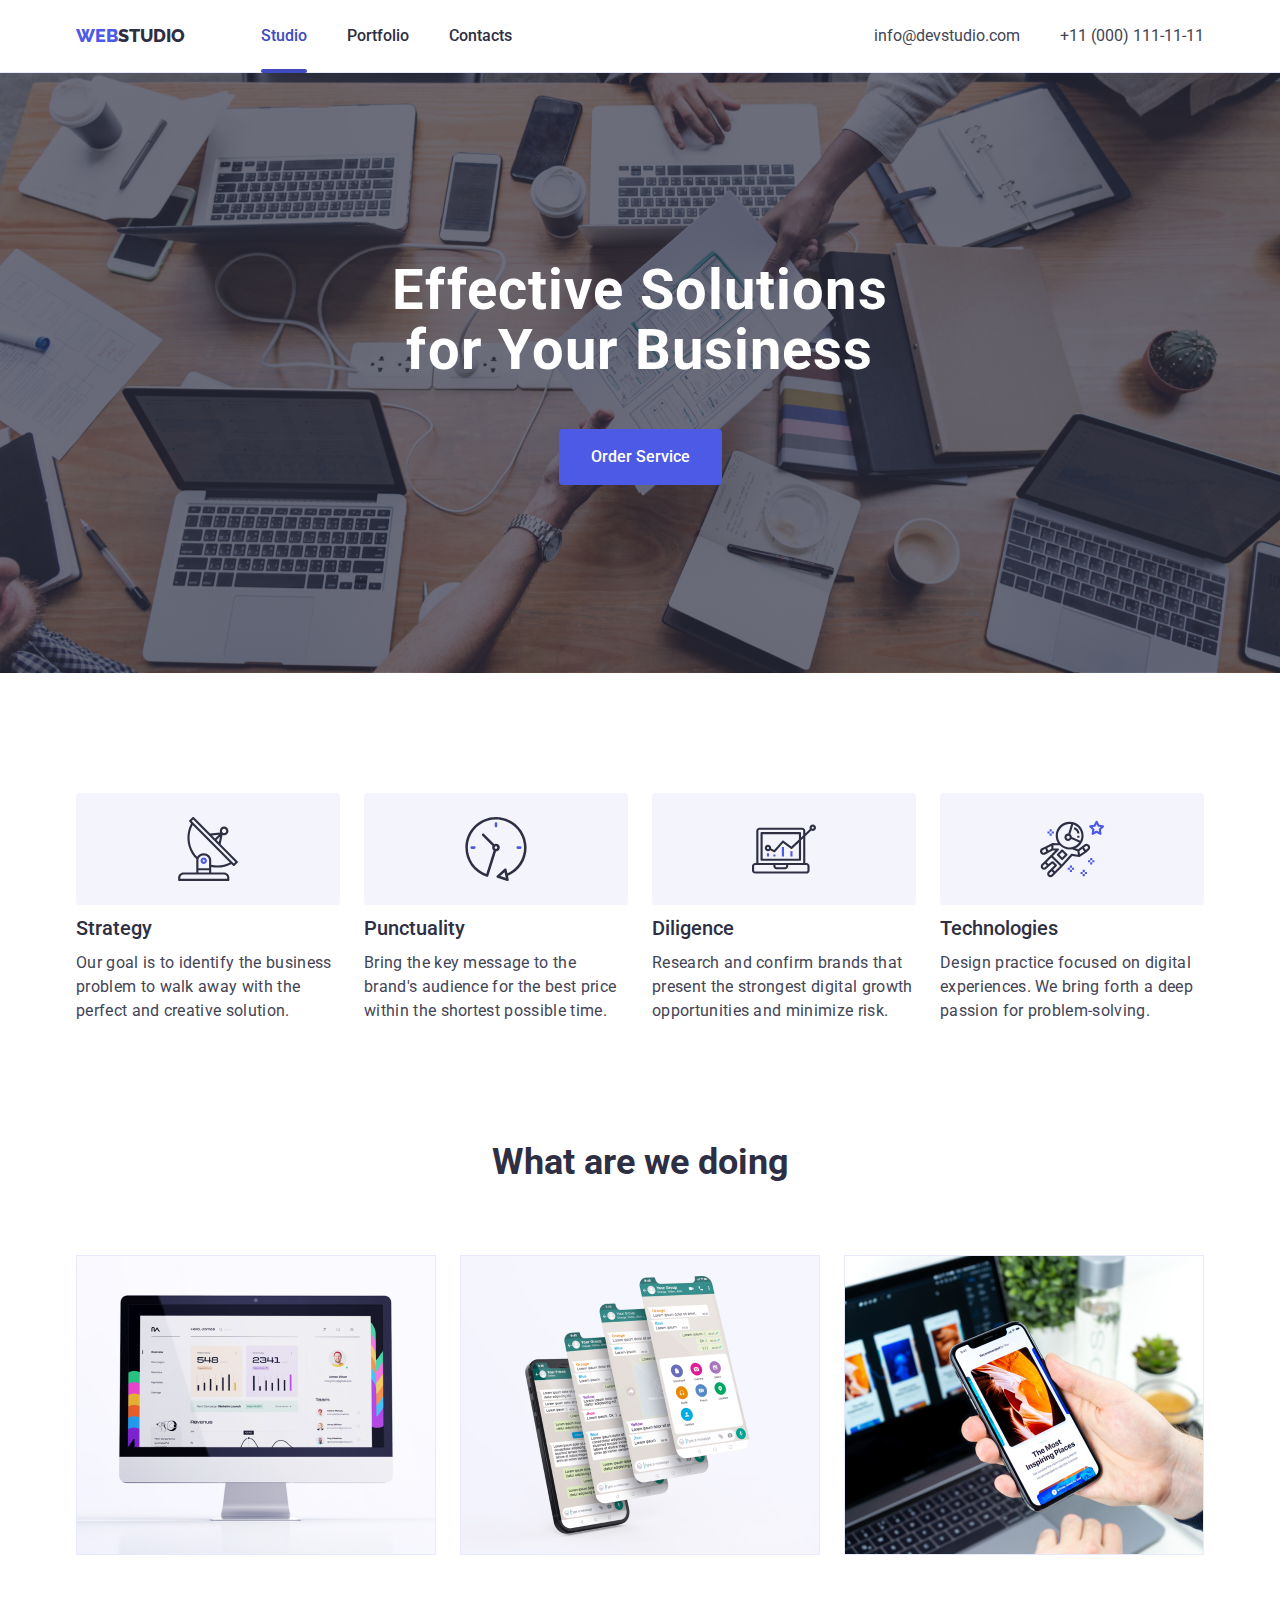
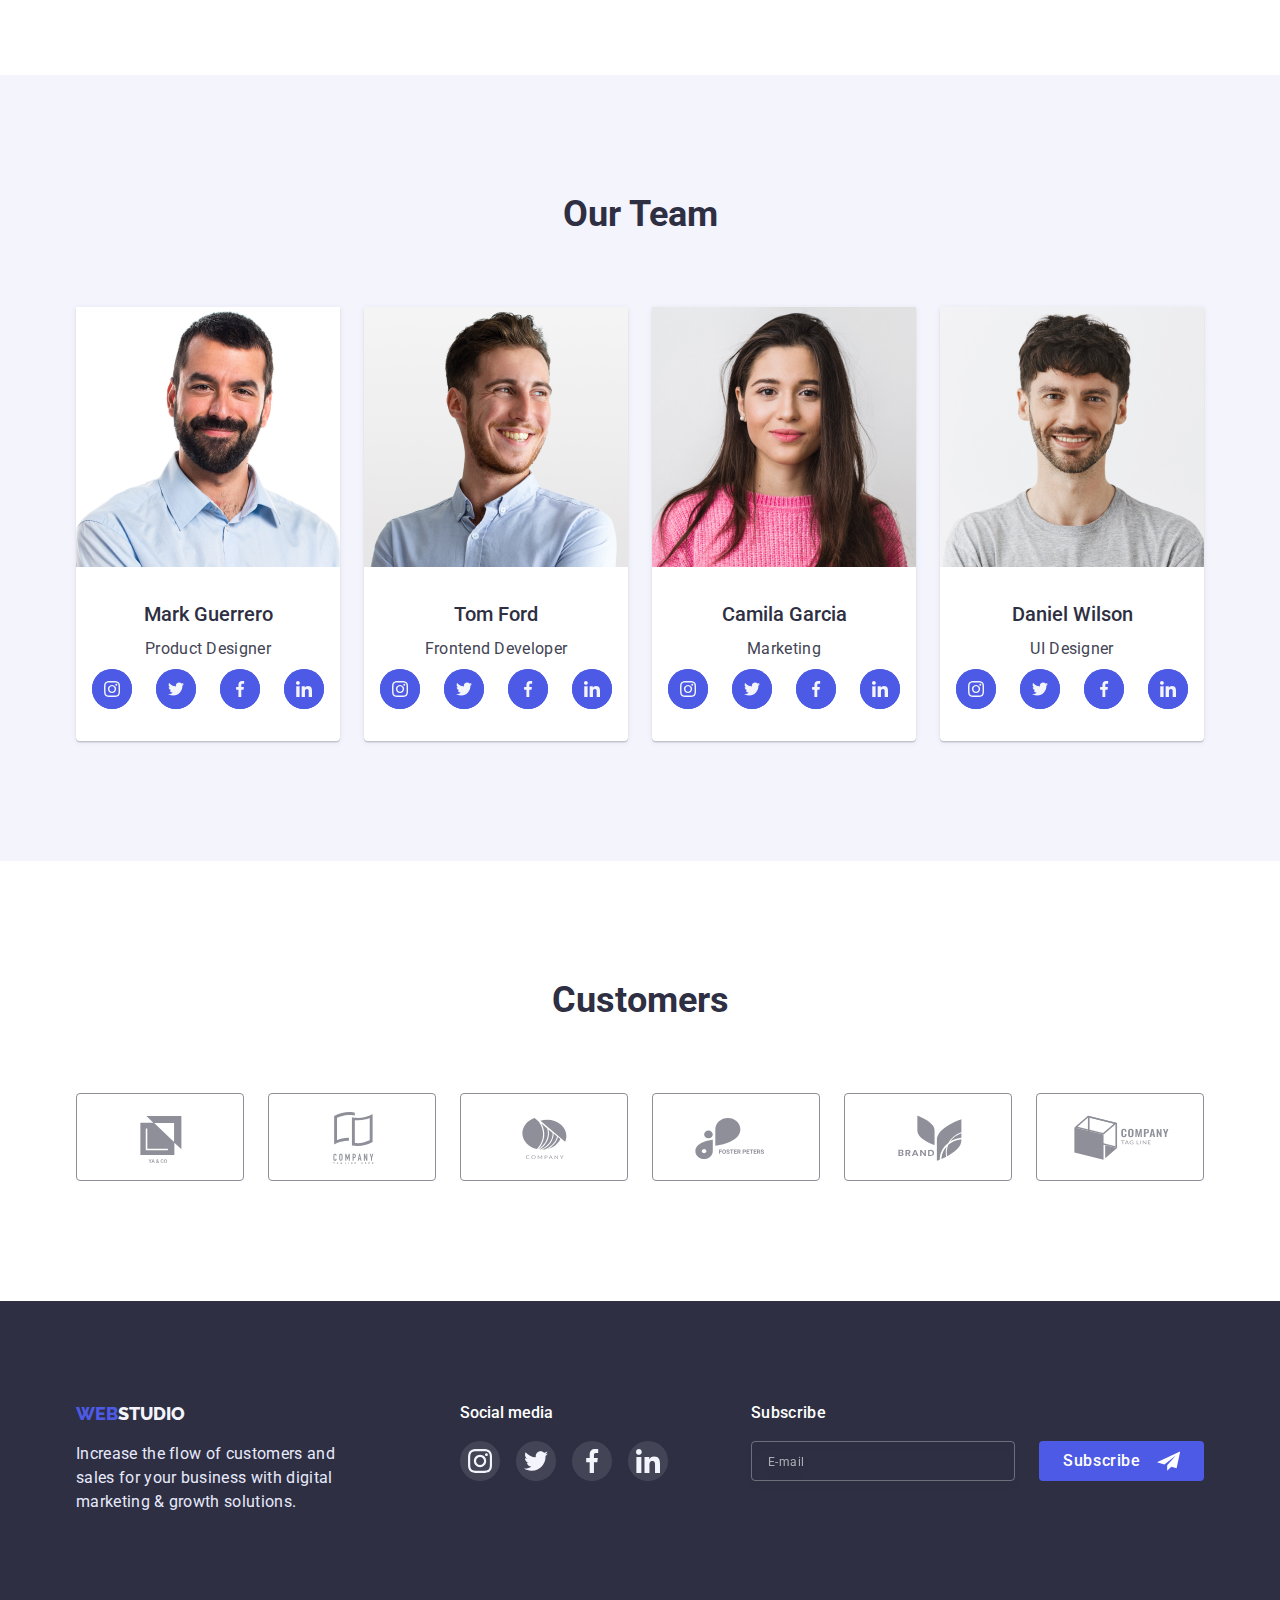
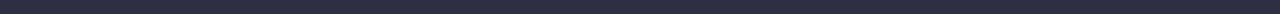
<file: index.html>
<!DOCTYPE html>
<html lang="en">
<head>
    <meta charset="UTF-8">
    <meta http-equiv="X-UA-Compatible" content="IE=edge">
    <meta name="viewport" content="width=device-width, initial-scale=1.0">
    <link rel="stylesheet" href="./css/reset.css">
    <link rel="stylesheet" href="https://cdnjs.cloudflare.com/ajax/libs/modern-normalize/1.1.0/modern-normalize.css" integrity="sha512-Y0MM+V6ymRKN2zStTqzQ227DWhhp4Mzdo6gnlRnuaNCbc+YN/ZH0sBCLTM4M0oSy9c9VKiCvd4Jk44aCLrNS5Q==" crossorigin="anonymous" referrerpolicy="no-referrer" />
    <link rel="stylesheet" href="./css/style.css">
    <link rel="preconnect" href="https://fonts.googleapis.com">
    <link rel="preconnect" href="https://fonts.gstatic.com" crossorigin>
    <link href="https://fonts.googleapis.com/css2?family=Raleway:wght@800&family=Roboto:wght@400;500;700;900&display=swap" rel="stylesheet">
    <title>Studio</title>
</head>
<body>

    <header class="header">
        <div class="container head">

            <nav class="nav">
                <a href="./index.html" class="logo link"><span class="web">WEB</span><span class="header-studio">STUDIO</span></a>
                <ul class="nav-list list">
                    <li class="nav-list-item"><a href="./index.html" class="nav-link link "><span class="active">Studio</span></a></li>
                    <li class="nav-list-item"><a href="./portfolio.html" class="nav-link link">Portfolio</a></li>
                    <li class="nav-list-item"><a href="./index.html" class="nav-link link">Contacts</a></li>
                </ul>
            </nav>
    
            <address class="address">
                <ul class="address-list list">
                    <li class="address-list-item"><a href="mailto:info@devstudio.com" class="address-link link"><span class="address-hover">info@devstudio.com</span></a></li>
                    <li class="address-list-item"><a href="tel:+110001111111" class="address-link link">+11 (000) 111-11-11</a></li>
                </ul>
            </address>

        </div>
    </header>
    
    <main class="main">
        
        <section class="hero">
            <div class="container">
        
                <h1 class="main-title">
                    Effective Solutions
                    for Your Business
                </h1>
                    
                <button type="button" class="hero-button" data-modal-open>Order Service</button>
            </div>
        </section>

        <section class="first">
            <div class="container">
                <h2 class="invis"></h2>
    
                <ul class="first-list list">
                    <li class="first-list-item">
                        <div class="first-wrap-svg">
                            <svg class="first-svg">
                                <use href="./images/symbol-defs.svg#icon-antenna"></use>
                            </svg>
                        </div>
                        <h3 class="mini-title">Strategy</h3>
                        <p class="parag"> 
                            Our goal is to identify the business 
                            problem to walk away with the 
                            perfect and creative solution.
                        </p>
                    </li>
                    <li class="first-list-item">
                        <div class="first-wrap-svg">
                            <svg class="first-svg">
                                <use href="./images/symbol-defs.svg#icon-clock"></use>
                            </svg>
                        </div>
                        <h3 class="mini-title">Punctuality</h3>
                        <p class="parag">
                            Bring the key message to the 
                            brand's audience for the best price 
                            within the shortest possible time.
                        </p>
                    </li>
                    <li class="first-list-item">
                        <div class="first-wrap-svg">
                            <svg class="first-svg">
                                <use href="./images/symbol-defs.svg#icon-diagram"></use>
                            </svg>
                        </div>
                        <h3 class="mini-title">Diligence</h3>
                        <p class="parag">
                            Research and confirm brands that
                            present the strongest digital growth
                            opportunities and minimize risk.
                        </p>
                    </li>
                    <li class="first-list-item">
                        <div class="first-wrap-svg">
                            <svg class="first-svg">
                                <use href="./images/symbol-defs.svg#icon-astronaut"></use>
                            </svg>
                        </div>
                        <h3 class="mini-title">Technologies</h3>
                        <p class="parag">
                            Design practice focused on digital 
                            experiences. We bring forth a deep 
                            passion for problem-solving.
                        </p>
                    </li>
                </ul>
            </div>
        </section>

        <section class="second">
            <div class="container">
    
                <h2 class="second-title">What are we doing</h2>
    
                <ul class="second-list list">
                    <li class="second-list-item">
                        <img src="./images/img1.jpg" alt="img 1" class="img">
                    </li>
                    <li class="second-list-item">
                        <img src="./images/img2.jpg" alt="img 2" class="img">
                    </li>
                    <li class="second-list-item">
                        <img src="./images/img3.jpg" alt="img 3" class="img">
                    </li>
                </ul>

            </div>
        </section>

        <section class="team">
            <div class="container">
    
                <h2 class="second-title">Our Team</h2>
                <ul class="team-list list">
                    <li class="team-list-item">
                        <img src="./images/img-3.jpg" alt="photo" class="photo">
                        <div class="photo-text">
                            <h3 class="mini-title">Mark Guerrero</h3>
                            <p class="parag">Product Designer</p>
                            <ul class="team-social-list list">
                                <li class="team-social-list-item">
                                    <a href="" class="social-link">
                                        <svg class="team-svg">
                                            <use href="./images/symbol-defs.svg#icon-instagram"></use>
                                        </svg>
                                    </a>
                                </li>
                                <li class="team-social-list-item">
                                    <a href="" class="social-link">
                                        <svg class="team-svg">
                                            <use href="./images/symbol-defs.svg#icon-twitter"></use>
                                        </svg>
                                    </a>
                                </li>
                                <li class="team-social-list-item">
                                    <a href="" class="social-link">
                                        <svg class="team-svg">
                                            <use href="./images/symbol-defs.svg#icon-facebook"></use>
                                        </svg>
                                    </a>
                                </li>
                                <li class="team-social-list-item">
                                    <a href="" class="social-link">
                                        <svg class="team-svg">
                                            <use href="./images/symbol-defs.svg#icon-linkedin"></use>
                                        </svg>
                                    </a>
                                </li>
                            </ul>
                        </div>
                    </li>
                    <li class="team-list-item">
                        <img src="./images/img-2.jpg" alt="photo" class="photo">
                        <div class="photo-text">
                            <h3 class="mini-title">Tom Ford</h3>
                            <p class="parag">Frontend Developer</p>
                            <ul class="team-social-list list">
                                <li class="team-social-list-item">
                                    <a href="" class="social-link">
                                        <svg class="team-svg">
                                            <use href="./images/symbol-defs.svg#icon-instagram"></use>
                                        </svg>
                                    </a>
                                </li>
                                <li class="team-social-list-item">
                                    <a href="" class="social-link">
                                        <svg class="team-svg">
                                            <use href="./images/symbol-defs.svg#icon-twitter"></use>
                                        </svg>
                                    </a>
                                </li>
                                <li class="team-social-list-item">
                                    <a href="" class="social-link">
                                        <svg class="team-svg">
                                            <use href="./images/symbol-defs.svg#icon-facebook"></use>
                                        </svg>
                                    </a>
                                </li>
                                <li class="team-social-list-item">
                                    <a href="" class="social-link">
                                        <svg class="team-svg">
                                            <use href="./images/symbol-defs.svg#icon-linkedin"></use>
                                        </svg>
                                    </a>
                                </li>
                            </ul>
                        </div>
                    </li>
                    <li class="team-list-item">
                        <img src="./images/img-1.jpg" alt="photo" class="photo">
                        <div class="photo-text">
                            <h3 class="mini-title">Camila Garcia</h3>
                            <p class="parag">Marketing</p>
                            <ul class="team-social-list list">
                                <li class="team-social-list-item">
                                    <a href="" class="social-link">
                                        <svg class="team-svg">
                                            <use href="./images/symbol-defs.svg#icon-instagram"></use>
                                        </svg>
                                    </a>
                                </li>
                                <li class="team-social-list-item">
                                    <a href="" class="social-link">
                                        <svg class="team-svg">
                                            <use href="./images/symbol-defs.svg#icon-twitter"></use>
                                        </svg>
                                    </a>
                                </li>
                                <li class="team-social-list-item">
                                    <a href="" class="social-link">
                                        <svg class="team-svg">
                                            <use href="./images/symbol-defs.svg#icon-facebook"></use>
                                        </svg>
                                    </a>
                                </li>
                                <li class="team-social-list-item">
                                    <a href="" class="social-link">
                                        <svg class="team-svg">
                                            <use href="./images/symbol-defs.svg#icon-linkedin"></use>
                                        </svg>
                                    </a>
                                </li>
                            </ul>
                        </div>
                    </li>
                    <li class="team-list-item">
                        <img src="./images/img.jpg" alt="photo" class="photo">
                        <div class="photo-text">
                            <h3 class="mini-title">Daniel Wilson</h3>
                            <p class="parag">UI Designer</p>
                            <ul class="team-social-list list">
                                <li class="team-social-list-item">
                                    <a href="" class="social-link">
                                        <svg class="team-svg">
                                            <use href="./images/symbol-defs.svg#icon-instagram"></use>
                                        </svg>
                                    </a>
                                </li>
                                <li class="team-social-list-item">
                                    <a href="" class="social-link">
                                        <svg class="team-svg">
                                            <use href="./images/symbol-defs.svg#icon-twitter"></use>
                                        </svg>
                                    </a>
                                </li>
                                <li class="team-social-list-item">
                                    <a href="" class="social-link">
                                        <svg class="team-svg">
                                            <use href="./images/symbol-defs.svg#icon-facebook"></use>
                                        </svg>
                                    </a>
                                </li>
                                <li class="team-social-list-item">
                                    <a href="" class="social-link">
                                        <svg class="team-svg">
                                            <use href="./images/symbol-defs.svg#icon-linkedin"></use>
                                        </svg>
                                    </a>
                                </li>
                            </ul>
                        </div>
                    </li>
                </ul>

            </div>    
        </section>
        
        <section class="customers">
            <div class="container">
                <h2 class="second-title">Customers</h2>
                <ul class="customers-list list">
                    <li class="customers-list-item">
                        <a href="" class="customers-link">
                            <svg class="customers-svg">
                                <use href="./images/symbol-defs.svg#icon-Logo"></use>
                            </svg>
                        </a>
                    </li>
                    <li class="customers-list-item">
                        <a href="" class="customers-link">
                            <svg class="customers-svg">
                                <use href="./images/symbol-defs.svg#icon-Logo-1"></use>
                            </svg>
                        </a>
                    </li>
                    <li class="customers-list-item">
                        <a href="" class="customers-link">
                            <svg class="customers-svg">
                                <use href="./images/symbol-defs.svg#icon-Logo-2"></use>
                            </svg>
                        </a>
                    </li>
                    <li class="customers-list-item">
                        <a href="" class="customers-link">
                            <svg class="customers-svg">
                                <use href="./images/symbol-defs.svg#icon-Logo-3"></use>
                            </svg>
                        </a>
                    </li>
                    <li class="customers-list-item">
                        <a href="" class="customers-link">
                            <svg class="customers-svg">
                                <use href="./images/symbol-defs.svg#icon-Logo-4"></use>
                            </svg>
                        </a>
                    </li>
                    <li class="customers-list-item">
                        <a href="" class="customers-link">
                            <svg class="customers-svg">
                                <use href="./images/symbol-defs.svg#icon-Logo-5"></use>
                            </svg>
                        </a>
                    </li>
                </ul>
            </div>
        </section>

    </main>

    <footer class="footer">
        <div class="container">
    
            <div class="flex">
                <div class="text">
                    <a href="./index.html" class="logo link"><span class="web">WEB</span><span class="footer-studio">STUDIO</span></a>
            
                    <p class="parag footer-text">
                        Increase the flow of customers and 
                        sales for your business with digital 
                        marketing & growth solutions.
                    </p>
                </div>
    
                <div class="footer-social">
                    <h3 class="third-title">Social media</h3>
                    <ul class="footer-social-list list">
                        <li class="footer-social-list-item">
                            <a href="" class="footer-social-link">
                                <svg class="footer-svg">
                                    <use href="./images/symbol-defs.svg#icon-instagram"></use>
                                </svg>
                            </a>
                        </li>
                        <li class="footer-social-list-item">
                            <a href="" class="footer-social-link">
                                <svg class="footer-svg">
                                    <use href="./images/symbol-defs.svg#icon-twitter"></use>
                                </svg>
                            </a>
                        </li>
                        <li class="footer-social-list-item">
                            <a href="" class="footer-social-link">
                                <svg class="footer-svg">
                                    <use href="./images/symbol-defs.svg#icon-facebook"></use>
                                </svg>
                            </a>
                        </li>
                        <li class="footer-social-list-item">
                            <a href="" class="footer-social-link">
                                <svg class="footer-svg">
                                    <use href="./images/symbol-defs.svg#icon-linkedin"></use>
                                </svg>
                            </a>
                        </li>
                    </ul>
                </div>

                <form class="subscribe-form" name="subscribe-form" autocomplete="on" novalidate action="">
                    <b class="subscribe-title">Subscribe</b>
                    <div class="flex">
                        <input class="subscribe-input" type="email" name="email" placeholder="E-mail" required>
        
                        <button class="subscribe-btn" type="submit"><span>Subscribe</span>
                            <svg class="subscribe-icon">
                                <use href="./images/symbol-defs.svg#icon-send"></use>
                            </svg> 
                        </button>
                    </div>
                </form>
            </div>
        </div>  
    </footer>

    <div class="backdrop is-hidden" data-modal>
        <div class="modal">
            <button type="button" class="modal-close_btn" data-modal-close>
                <svg class="modal-icon">
                    <use href="./images/symbol-defs.svg#icon-close-btn"></use>
                </svg>
            </button>
            <form class="modal-form">
                <b class="modal-form-title">Leave your contacts and we will call you back</b>

                <div class="modal-form-flex">
                    <label class="modal-form-label" for="name">Name</label>
                    <input class="modal-form-input" type="text" name="username" id="name" required>
                    <svg class="modal-form-input-svg" width="18px" height="24px">
                        <use href="./images/symbol-defs.svg#icon-person"></use>
                    </svg>
                </div>
                    
                <div class="modal-form-flex">
                    <label class="modal-form-label" for="tel">Phone</label>
                    <input class="modal-form-input" type="tel" name="tel" id="tel" required>
                    <svg class="modal-form-input-svg" width="18px" height="24px">
                        <use href="./images/symbol-defs.svg#icon-phone"></use>
                    </svg>
                </div>

                <div class="modal-form-flex">
                    <label class="modal-form-label" for="email">Email</label>
                    <input class="modal-form-input" type="email" name="email" id="email" required>
                    <svg class="modal-form-input-svg" width="18px" height="24px">
                        <use href="./images/symbol-defs.svg#icon-email"></use>
                    </svg>
                </div>

                <div class="modal-form-flex">
                    <label class="modal-form-label" for="comment">Comment</label>
                    <textarea class="modal-form-text" name="comment" id="comment" placeholder="Text input"></textarea>
                </div>
                    
                <div class="modal-form-check">
                    <input class="modal-form-check-input invis" type="checkbox" id="policy" name="newsletter" value="true" required>
                    <label class="modal-form-label check-text" for="policy">I accept the terms and conditions of the <a class="modal-form-policy_link" href="">Privacy Policy</a></label>
                </div>

                <button class="modal-form-btn">Send</button>
            </form>
        </div>
    </div>
    
    <script src="./js/modal.js"></script>
</body>
</html>
</file>
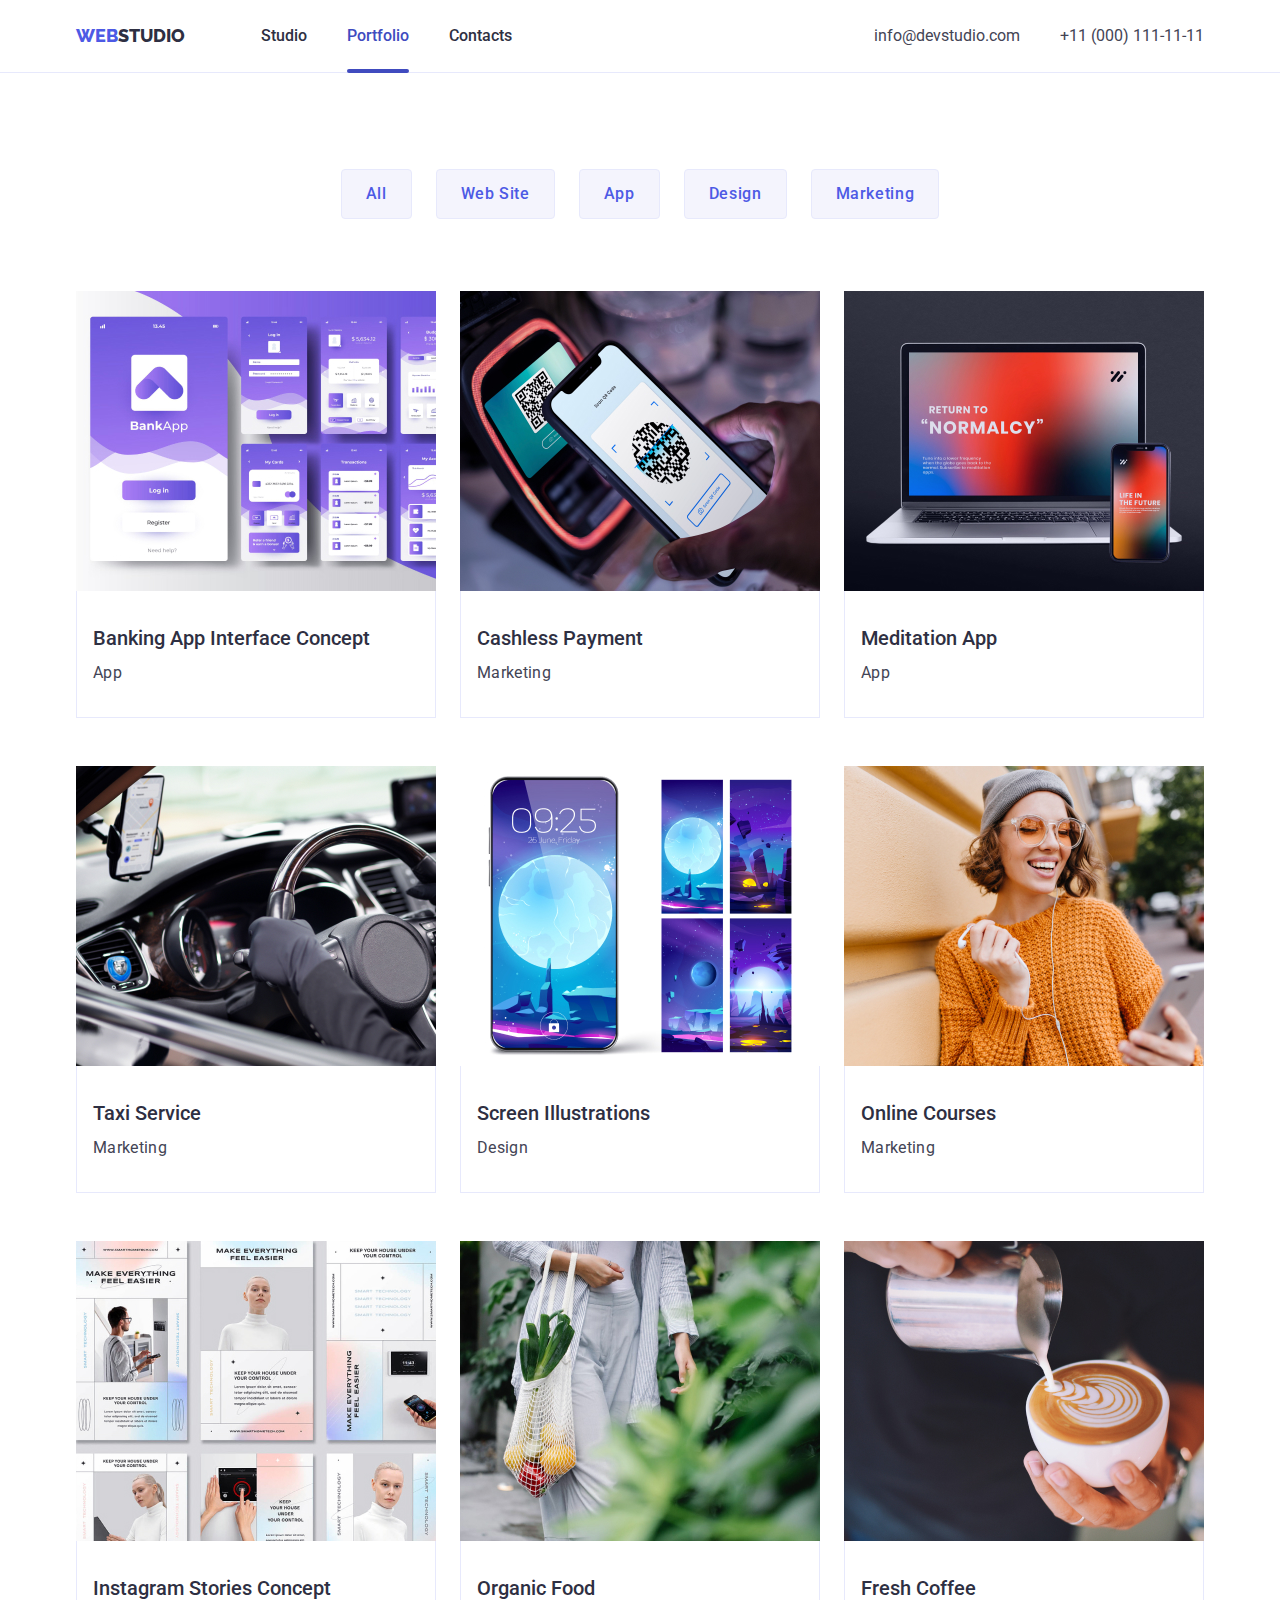
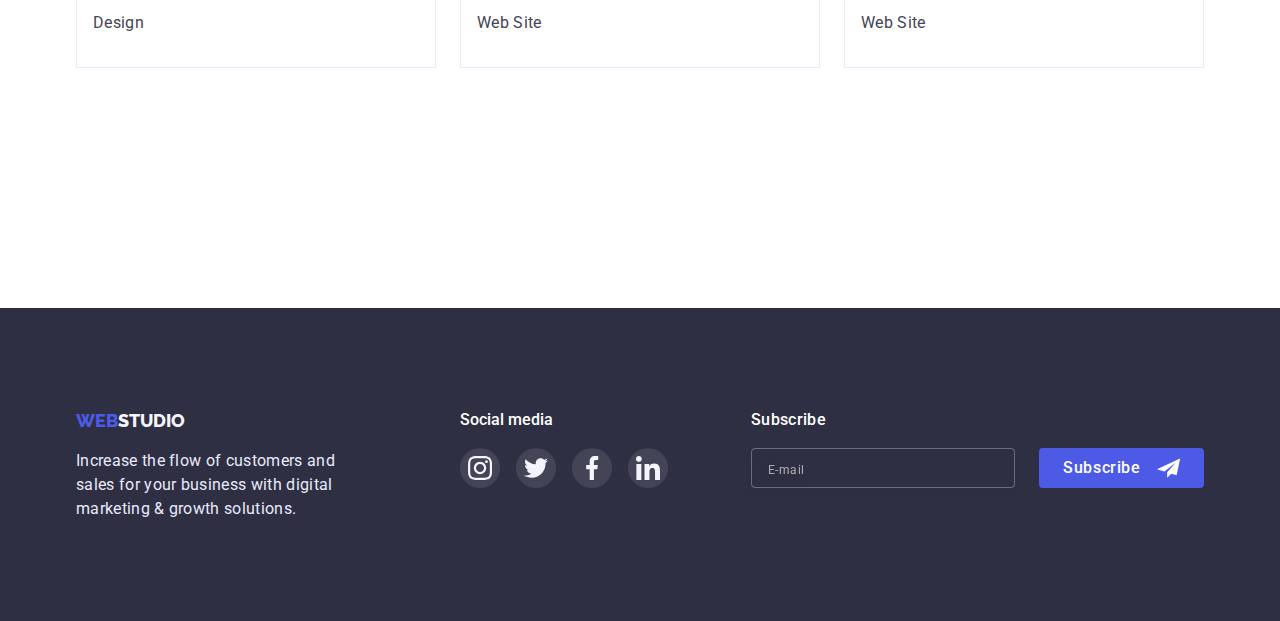
<file: portfolio.html>
<!DOCTYPE html>
<html lang="en">
<head>
    <meta charset="UTF-8">
    <meta http-equiv="X-UA-Compatible" content="IE=edge">
    <meta name="viewport" content="width=device-width, initial-scale=1.0">
    <link rel="stylesheet" href="./css/reset.css">
    <link rel="stylesheet" href="https://cdnjs.cloudflare.com/ajax/libs/modern-normalize/1.1.0/modern-normalize.css" integrity="sha512-Y0MM+V6ymRKN2zStTqzQ227DWhhp4Mzdo6gnlRnuaNCbc+YN/ZH0sBCLTM4M0oSy9c9VKiCvd4Jk44aCLrNS5Q==" crossorigin="anonymous" referrerpolicy="no-referrer" />
    <link rel="stylesheet" href="./css/style.css">
    <link rel="preconnect" href="https://fonts.googleapis.com">
    <link rel="preconnect" href="https://fonts.gstatic.com" crossorigin>
    <link href="https://fonts.googleapis.com/css2?family=Raleway:wght@800&family=Roboto:wght@400;500;700;900&display=swap" rel="stylesheet">
    <title>Portfolio</title>
</head>
<body>
    
    <header class="header">
        <div class="container head">

            <nav class="nav">
                <a href="./index.html" class="logo link"><span class="web">WEB</span><span class="header-studio">STUDIO</span></a>
                <ul class="nav-list list">
                    <li class="nav-list-item"><a href="./index.html" class="nav-link link">Studio</a></li>
                    <li class="nav-list-item"><a href="./portfolio.html" class="nav-link link"><span class="active">Portfolio</span></a></li>
                    <li class="nav-list-item"><a href="./index.html" class="nav-link link">Contacts</a></li>
                </ul>
            </nav>
    
            <address class="address">
                <ul class="address-list list">
                    <li class="address-list-item"><a href="mailto:info@devstudio.com" class="address-link link"><span class="address-hover">info@devstudio.com</span></a></li>
                    <li class="address-list-item"><a href="tel:+110001111111" class="address-link link">+11 (000) 111-11-11</a></li>
                </ul>
            </address>

        </div>
    </header>

    <main class="main">

        <section class="services">
            <div class="container">
                <h1 class="invis"></h1>
                <ul class="filters-list list">
                    <li class="filters-list-item">
                        <button type="button" class="filter-btn">All</button>
                    </li>
                    <li class="filters-list-item">
                        <button type="button" class="filter-btn">Web Site</button>
                    </li>
                    <li class="filters-list-item">
                        <button type="button" class="filter-btn">App</button>
                    </li>
                    <li class="filters-list-item">
                        <button type="button" class="filter-btn">Design</button>
                    </li>
                    <li class="filters-list-item">
                        <button type="button" class="filter-btn">Marketing</button>
                    </li>
                </ul>
                
                <ul class="card-list list">
                    <li class="card-list-item">
                        <a href="" class="link">
                            <div class="box-overlay">
                                <img src="./images/img-4.jpg" alt="Image" class="img">
                                <div class="overlay">
                                    <p class="overlay-text">14 Stylish and User-Friendly App Design Concepts · Task Manager App · Calorie Tracker App · Exotic Fruit Ecommerce App · Cloud Storage App</p>
                                </div>
                            </div>
                            <div class="card-bottom">
                                <h3 class="mini-title">Banking App Interface Concept</h3>
                                <p class="parag">App</p>
                            </div>
                        </a>
                    </li>
                    <li class="card-list-item">
                        <a href="" class="link">
                            <div class="box-overlay">
                                <img src="./images/img-5.jpg" alt="Image" class="img">
                                <div class="overlay">
                                    <p class="overlay-text">14 Stylish and User-Friendly App Design Concepts · Task Manager App · Calorie Tracker App · Exotic Fruit Ecommerce App · Cloud Storage App</p>
                                </div>
                            </div>
                            <div class="card-bottom">
                                <h3 class="mini-title">Cashless Payment</h3>
                                <p class="parag">Marketing</p>
                            </div>
                        </a>
                    </li>
                    <li class="card-list-item">
                        <a href="" class="link">
                            <div class="box-overlay">
                                <img src="./images/img-6.jpg" alt="Image" class="img">
                                <div class="overlay">
                                    <p class="overlay-text">14 Stylish and User-Friendly App Design Concepts · Task Manager App · Calorie Tracker App · Exotic Fruit Ecommerce App · Cloud Storage App</p>
                                </div>
                            </div>
                            <div class="card-bottom">
                                <h3 class="mini-title">Meditation App</h3>
                                <p class="parag">App</p>
                            </div>
                        </a>
                    </li>
                    <li class="card-list-item">
                        <a href="" class="link">
                            <div class="box-overlay">
                                <img src="./images/img-7.jpg" alt="Image" class="img">
                                <div class="overlay">
                                    <p class="overlay-text">14 Stylish and User-Friendly App Design Concepts · Task Manager App · Calorie Tracker App · Exotic Fruit Ecommerce App · Cloud Storage App</p>
                                </div>
                            </div>
                            <div class="card-bottom">
                                <h3 class="mini-title">Taxi Service</h3>
                                <p class="parag">Marketing</p>
                            </div>
                        </a>
                    </li>
                    <li class="card-list-item">
                        <a href="" class="link">
                            <div class="box-overlay">
                                <img src="./images/img-8.jpg" alt="Image" class="img">
                                <div class="overlay">
                                    <p class="overlay-text">14 Stylish and User-Friendly App Design Concepts · Task Manager App · Calorie Tracker App · Exotic Fruit Ecommerce App · Cloud Storage App</p>
                                </div>
                            </div>
                            <div class="card-bottom">
                                <h3 class="mini-title">Screen Illustrations</h3>
                                <p class="parag">Design</p>
                            </div>
                        </a>
                    </li>
                    <li class="card-list-item">
                        <a href="" class="link">
                            <div class="box-overlay">
                                <img src="./images/img-9.jpg" alt="Image" class="img">
                                <div class="overlay">
                                    <p class="overlay-text">14 Stylish and User-Friendly App Design Concepts · Task Manager App · Calorie Tracker App · Exotic Fruit Ecommerce App · Cloud Storage App</p>
                                </div>
                            </div>
                            <div class="card-bottom">
                                <h3 class="mini-title">Online Courses</h3>
                                <p class="parag">Marketing</p>
                            </div>
                        </a>
                    </li>
                    <li class="card-list-item">
                        <a href="" class="link">
                            <div class="box-overlay">
                                <img src="./images/img-10.jpg" alt="Image" class="img">
                                <div class="overlay">
                                    <p class="overlay-text">14 Stylish and User-Friendly App Design Concepts · Task Manager App · Calorie Tracker App · Exotic Fruit Ecommerce App · Cloud Storage App</p>
                                </div>
                            </div>
                            <div class="card-bottom">
                                <h3 class="mini-title">Instagram Stories Concept</h3>
                                <p class="parag">Design</p>
                            </div>
                        </a>
                    </li>
                    <li class="card-list-item">
                        <a href="" class="link">
                            <div class="box-overlay">
                                <img src="./images/img-11.jpg" alt="Image" class="img">
                                <div class="overlay">
                                    <p class="overlay-text">14 Stylish and User-Friendly App Design Concepts · Task Manager App · Calorie Tracker App · Exotic Fruit Ecommerce App · Cloud Storage App</p>
                                </div>
                            </div>
                            <div class="card-bottom">
                                <h3 class="mini-title">Organic Food</h3>
                                <p class="parag">Web Site</p>
                            </div>
                        </a>
                    </li>
                    <li class="card-list-item">
                        <a href="" class="link">
                            <div class="box-overlay">
                                <img src="./images/img-12.jpg" alt="Image" class="img">
                                <div class="overlay">
                                    <p class="overlay-text">14 Stylish and User-Friendly App Design Concepts · Task Manager App · Calorie Tracker App · Exotic Fruit Ecommerce App · Cloud Storage App</p>
                                </div>
                            </div>
                            <div class="card-bottom">
                                <h3 class="mini-title">Fresh Coffee</h3>
                                <p class="parag">Web Site</p>
                            </div>
                        </a>
                    </li>
                </ul>
            </div>
        </section>

    </main>

    <footer class="footer">
        <div class="container">
    
            <div class="flex">
                <div class="text">
                    <a href="./index.html" class="logo link"><span class="web">WEB</span><span class="footer-studio">STUDIO</span></a>
            
                    <p class="parag footer-text">
                        Increase the flow of customers and 
                        sales for your business with digital 
                        marketing & growth solutions.
                    </p>
                </div>
    
                <div class="footer-social">
                    <h3 class="third-title">Social media</h3>
                    <ul class="footer-social-list list">
                        <li class="footer-social-list-item">
                            <a href="" class="footer-social-link">
                                <svg class="footer-svg">
                                    <use href="./images/symbol-defs.svg#icon-instagram"></use>
                                </svg>
                            </a>
                        </li>
                        <li class="footer-social-list-item">
                            <a href="" class="footer-social-link">
                                <svg class="footer-svg">
                                    <use href="./images/symbol-defs.svg#icon-twitter"></use>
                                </svg>
                            </a>
                        </li>
                        <li class="footer-social-list-item">
                            <a href="" class="footer-social-link">
                                <svg class="footer-svg">
                                    <use href="./images/symbol-defs.svg#icon-facebook"></use>
                                </svg>
                            </a>
                        </li>
                        <li class="footer-social-list-item">
                            <a href="" class="footer-social-link">
                                <svg class="footer-svg">
                                    <use href="./images/symbol-defs.svg#icon-linkedin"></use>
                                </svg>
                            </a>
                        </li>
                    </ul>
                </div>

                <form class="subscribe-form" name="subscribe-form" autocomplete="on" novalidate action="">
                    <b class="subscribe-title">Subscribe</b>
                    <div class="flex">
                        <input class="subscribe-input" type="email" name="email" placeholder="E-mail" required>
        
                        <button class="subscribe-btn" type="submit"><span>Subscribe</span>
                            <svg class="subscribe-icon">
                                <use href="./images/symbol-defs.svg#icon-send"></use>
                            </svg> 
                        </button>
                    </div>
                </form>
            </div>
        </div>  
    </footer>
    
</body>
</html>
</file>
<file: css/style.css>
*{
    box-sizing: border-box;
}

:root{
--plain-text: #434455;
--special-text: #2E2F42;
--hover-active: #404BBF;
}

body{
    font-family: 'Roboto';
    font-size: 16px;
    color: var(--plain-text);
}

.list{
    list-style: none;
    display: flex;
}

.list:last-child{
    margin-right: 0;
    margin-bottom: 0;
}

.link{
    text-decoration: none;
}

.invis{
    position: absolute;
    width: 1px;
    height: 1px;
    margin: -1px;
    border: 0;
    padding: 0;
    white-space: nowrap;
    clip-path: inset(100%);
    clip: rect(0 0 0 0);
    overflow: hidden;
}

img{
    display: block;
    max-width: 100%;
    height: auto;
}

.img{
    width: 360px;
    height: 300px;
}

.photo{
    width: 264px;
    height: 260px;
}

.second-title{
    font-family: 'Roboto';
    font-style: normal;
    font-weight: 700;
    font-size: 36px;
    line-height: 1.11;
    letter-spacing: 0,02em;
    color: var(--special-text);
}

.mini-title{
    font-family: 'Roboto';
    font-style: normal;
    font-weight: 500;
    font-size: 20px;
    line-height: 1.5;
    letter-spacing: 0,02em;
    color: var(--special-text);
    margin-bottom: 8px;
}

.parag{
    font-family: 'Roboto';
    font-style: normal;
    font-weight: 400;
    font-size: 16px;
    line-height: 1.5;
    letter-spacing: 0.02em;
    color: var(--plain-text);
}

.container{
    width: 1158px;
    padding: 0 15px;
    margin: 0 auto;
}

/* ------------------------------------------------HEADER------------------------------------------ */

.header{
    /* position: fixed;
    width: 100%; */
    /* background-color: #e7e9fc; */
    border-bottom: 1px solid #E7E9FC;
}

.head{
    display: flex;
    justify-content: space-between;
    align-items: center;
}

.nav{
    display: flex;
    align-items: center;
    gap: 61px;
}

.nav-list{
    display: flex;
    gap: 10px;
}

.nav-list-item{
    padding: 24px 0;
}

.nav-link{
    font-family: 'Roboto';
    font-style: normal;
    font-weight: 500;
    font-size: 16px;
    line-height: 1.5;
    color: var(--special-text);
    transition-property: color;
    transition-duration: 250ms;
    transition-timing-function: cubic-bezier(0.4, 0, 0.2, 1);
    padding: 24px 15px;
}

.nav-link:active, .nav-link:hover, .nav-link:focus{
    color: var(--hover-active);
}

.active{
    position: relative;
    color: var(--hover-active);
}

.active::after{
    position: absolute;
    content: '';
    display: block;
    top: 42.5px;
    left: 0;
    width: 100%;
    height: 4px;
    border-radius: 2px;
    background-color: var(--hover-active);
}

.logo{
    font-family: 'Raleway';
    font-style: normal;
    font-weight: 800;
    font-size: 18px;
    line-height: 1.4;
}

.web{
    color: #4d5ae5;
}

.header-studio{
    color: var(--special-text);
}

.address-list{
    display: flex;
    gap: 40px;
}

.address-link{
    font-family: 'Roboto';
    font-style: normal;
    font-weight: 400;
    font-size: 16px;
    line-height: 1.5;
    color: var(--plain-text);
    transition-property: color;
    transition-duration: 250ms;
    transition-timing-function: cubic-bezier(0.4, 0, 0.2, 1);
}

.address-hover:active{
    color: var(--hover-active);
}

/* ------------------------------------------------HERO------------------------------------------ */

.hero{
    text-align: center;
    background-image: linear-gradient( to right, rgba(46, 47, 66, 0.7), rgba(46, 47, 66, 0.7)),  url(../images/people-office.jpg);
    background-repeat: no-repeat;
    background-size: 1440px;
    background-position: 50% 50%;
    padding: 188px 0;
}

.main-title{
    font-family: 'Roboto';
    font-style: normal;
    font-weight: 700;
    font-size: 56px;
    line-height: 1.07;
    letter-spacing: 0.02em;
    color: #FFFFFF;
    width: 500px;
    margin: 0 auto 48px;
}

.hero-button{
    font-family: 'Roboto';
    font-style: normal;
    font-weight: 500;
    font-size: 16px;
    line-height: 1.5;
    letter-spacing: 0,04em;
    cursor: pointer;
    border: none;
    border-radius: 4px;
    padding: 16px 32px;
    color: #ffffff;
    background-color: #4d5ae5;
    transition-property: background-color;
    transition-duration: 250ms;
    transition-timing-function: cubic-bezier(0.4, 0, 0.2, 1);
}

.hero-button:hover, .hero-button:focus{
    background-color: var(--hover-active);
}

/* ------------------------------------------------FIRST------------------------------------------ */

.first{
    padding-top: 120px;
}

.first-list{
    gap: 24px;
}

.first-list-item{
    width: 264px;
}

.first-wrap-svg{
    height: 112px;
    width: 264px;
    background: #F4F4FD;
    border-radius: 4px;
    display: flex;
    justify-content: center;
    align-items: center;
    margin-bottom: 8px;
}

.first-svg{
    width: 64px;
    height: 64px;
}

/* ------------------------------------------------SECOND------------------------------------------ */

.second{
    padding: 120px 0;
}

.second-title{
    text-align: center;
    margin-bottom: 72px;
}

.second-list{
    gap: 24px;
}

/* ------------------------------------------------TEAM------------------------------------------ */

.team{
    padding: 120px 0;
    background-color: #f4f4fd;
}

.team-list{
    gap: 24px;
}

.team-list-item{
    box-shadow: 0px 1px 6px rgba(46, 47, 66, 0.08), 0px 1px 1px rgba(46, 47, 66, 0.16), 0px 2px 1px rgba(46, 47, 66, 0.08);
    border-radius: 0px 0px 4px 4px;
    background-color: #ffffff;
}

.photo-text{
    text-align: center;
    padding: 32px 16px;
}

.team-social-list-item{
    width: 40px;
    height: 40px;
    background: #4D5AE5;
    border-radius: 50%; 
}

.team-social-list{
    margin-top: 8px;
    gap: 24px;
}

.social-link:hover, .social-link:focus {
    background: var(--hover-active);
}

.team-svg{
    width: 16px;
    height: 16px;
}

/* ------------------------------------------------CUSTOMERS------------------------------------------ */

.customers{
    padding: 120px 0;
}

.customers-list{
    gap: 24px;
}

.customers-list-item{
    width: 168px;
    height: 88px;
    border: 1px solid #8E8F99;
    border-radius: 4px;
    transition-property: border-color;
    transition-duration: 250ms;
    transition-timing-function: cubic-bezier(0.4, 0, 0.2, 1);
}

.customers-list-item:hover, .customers-list-item:focus {
    border-color: var(--hover-active);
}

.customers-link{
    width: 100%;
    height: 100%;
    display: flex;
    justify-content: center;
    align-items: center;
}

.customers-link:hover .customers-svg {
    fill: var(--hover-active);
}

.customers-link:focus .customers-svg {
    fill: var(--hover-active);
}

.customers-svg{
    width: 104px;
    height: 56px;
    fill: #8E8F99;
    transition-property: fill;
    transition-duration: 250ms;
    transition-timing-function: cubic-bezier(0.4, 0, 0.2, 1);
}

/* ------------------------------------------------PORTFOLIO------------------------------------------ */
/* ------------------------------------------------FILTERS-BTNS------------------------------------------ */

.services{
    padding-top: 96px;
    padding-bottom: 120px;
}

.filters-list{
    justify-content: center;
    margin-bottom: 72px;
    gap: 24px;
}

.filter-btn{
    font-family: 'Roboto';
    font-style: normal;
    font-weight: 500;
    font-size: 16px;
    line-height: 1.5;
    letter-spacing: 0.04em;
    cursor: pointer;
    color: #4D5AE5;
    background-color: #F4F4FD;
    border: 1px solid #E7E9FC;
    border-radius: 4px;
    padding: 12px 24px;
    transition-property: background-color, color, box-shadow;
    transition-duration: 250ms;
    transition-timing-function: cubic-bezier(0.4, 0, 0.2, 1);
}

.filter-btn:hover, .filter-btn:focus {
    color: #FFFFFF;
    background-color: var(--hover-active);
    box-shadow: 0px 3px 1px rgba(0, 0, 0, 0.1), 0px 2px 1px rgba(0, 0, 0, 0.08), 0px 2px 2px rgba(0, 0, 0, 0.12);
}

/* ------------------------------------------------CARDS------------------------------------------ */

.card-list{
    flex-wrap: wrap;
    padding-bottom: 120px;
    gap: 24px;
    row-gap: 48px;
}

.card-list-item{
    background-color: #FFFFFF;
    width: 360px;
    transition-property: box-shadow;
    transition-duration: 250ms;
    transition-timing-function: cubic-bezier(0.4, 0, 0.2, 1);
}

.card-list-item:hover, .card-list-item:focus{
    box-shadow: 0px 1px 6px rgba(46, 47, 66, 0.08), 0px 1px 1px rgba(46, 47, 66, 0.16), 0px 2px 1px rgba(46, 47, 66, 0.08);
}

.card-list-item:hover .overlay,
.card-list-item:focus .overlay{
    transform: translateY(0);
}

.box-overlay{
    position: relative;
    width: 360px;
    height: 300px;
    overflow: hidden;
}

.overlay{
    position: absolute;
    top: 0;
    left: 0;
    width: 100%;
    height: 100%;
    background: #4D5AE5;
    background-blend-mode: soft-light;
    mix-blend-mode: normal;
    padding: 40px 32px;
    transform: translateY(100%);
    transition-property: transform;
    transition-duration: 250ms;
    transition-timing-function: cubic-bezier(0.4, 0, 0.2, 1);
}

.overlay-text{
    width: 296px;
    height: 96px;
    font-family: 'Roboto';
    font-style: normal;
    font-weight: 400;
    font-size: 16px;
    line-height: 1.5;
    letter-spacing: 0.02em;
    color: #F4F4FD;
}

.card-bottom{
    border-right: 1px solid #E7E9FC;
    border-bottom: 1px solid #E7E9FC;
    border-left: 1px solid #E7E9FC;
    padding: 32px 16px;
}


/* ------------------------------------------------FOOTER------------------------------------------ */

.footer{
    background-color: var(--special-text);
    padding: 100px 0;
}

.flex{
    display: flex;
}

.footer-studio{
    color: #f4f4fd;
}

.footer-text{
    width: 264px;
    margin-top: 16px;
    color: #e7e9fc;
}

.footer-social{
    color: #ffffff;
    margin-left: 120px;
}

.third-title{
    font-family: 'Roboto';
    font-style: normal;
    font-weight: 500;
    font-size: 16px;
    line-height: 1.5;
    letter-spacing: 1.2;
    margin-bottom: 16px;
}

.footer-social-list{
    gap: 16px;
}

.footer-social-list-item{
    width: 40px;
    height: 40px;
}

.footer-social-link{
    width: 100%;
    height: 100%;
    display: flex;
    justify-content: center;
    align-items: center;
    background: rgba(255, 255, 255, 0.1);
    border-radius: 50%;
    transition-property: background-color;
    transition-duration: 250ms;
    transition-timing-function: cubic-bezier(0.4, 0, 0.2, 1);
}

.footer-social-link:hover, .footer-social-link:focus {
    background-color: #31D0AA;
}

.social-link{
    width: 100%;
    height: 100%;
    display: flex;
    justify-content: center;
    align-items: center;
    background: #4D5AE5;
    border-radius: 50%;
    transition-property: background-color;
    transition-duration: 250ms;
    transition-timing-function: cubic-bezier(0.4, 0, 0.2, 1);
}

.footer-svg{
    width: 24px;
    height: 24px;
}

.subscribe-form{
    display: flex;
    flex-direction: column;
    margin-left: auto;
}

.subscribe-title{
    font-family: 'Roboto';
    font-style: normal;
    font-weight: 500;
    font-size: 16px;
    line-height: 1.5;
    letter-spacing: 0.02em;
    color: #FFFFFF;
    margin-bottom: 16px;
}

.subscribe-input{
    width: 264px;
    height: 40px;
    filter: drop-shadow(0px 4px 4px rgba(0, 0, 0, 0.15));
    color: #FFFFFF;
    background-color: rgba(0, 0, 0, 0);
    border: 1px solid rgba(255, 255, 255, 0.3);
    border-radius: 4px;
    padding: 8px 16px;
}

.subscribe-input::placeholder{
    font-family: 'Roboto';
    font-style: normal;
    font-weight: 400;
    font-size: 12px;
    line-height: 1.2;
    letter-spacing: 0.04em;
    color: rgba(255, 255, 255, 0.6);
    
}

.subscribe-btn{
    width: 165px;
    height: 40px;
    font-family: 'Roboto';
    font-style: normal;
    font-weight: 500;
    font-size: 16px;
    line-height: 1.5;
    letter-spacing: 0.04em;
    display: flex;
    flex-direction: row;
    justify-content: center;
    align-items: center;
    padding: 8px 24px;
    gap: 16px;
    color: #FFFFFF;
    cursor: pointer;
    border: none;
    border-radius: 4px;
    background-color: #4d5ae5;
    transition-property: background-color;
    transition-duration: 250ms;
    transition-timing-function: cubic-bezier(0.4, 0, 0.2, 1);
    margin-left: 24px;
}

.subscribe-btn:hover, .subscribe-btn:focus{
    background-color: var(--hover-active);
}

.subscribe-icon{
    width: 24px;
    height: 24px;
}

/* ------------------------------------------------MODAL------------------------------------------ */

.backdrop{
    position: fixed;
    left: 0;
    top: 0;
    width: 100%;
    height: 100%;
    opacity: 1;
    background-color: rgba(46, 47, 66, 0.4);
    transition-property: opacity, visibility;
    transition-duration: 500ms;
}

.is-hidden{
    visibility: hidden;
    opacity: 0;
    pointer-events: none;
}

.modal{
    position: absolute;
    transform: translateX(-50%);
    transform: translateY(-50%);
    left: 50%;
    top: 50%;
    transform: translate(-50%, -50%);
    opacity: 1;
    width: 408px;
    min-height: 576px;
    background: #FCFCFC;
    box-shadow: 0px 1px 1px rgba(0, 0, 0, 0.14), 0px 1px 3px rgba(0, 0, 0, 0.12), 0px 2px 1px rgba(0, 0, 0, 0.2);
    border-radius: 4px;
}

.modal-close_btn{
    position: relative;
    top: 24px;
    left: 360px;
    width: 24px;
    height: 24px;
    display: flex;
    justify-content: center;
    align-items: center;
    cursor: pointer;
    border-radius: 50%;
    background: #E7E9FC;
    border: 1px solid rgba(0, 0, 0, 0.1);
    transition-property: background-color;
    transition-duration: 250ms;
    transition-timing-function: cubic-bezier(0.4, 0, 0.2, 1);
}

.modal-close_btn:active, .modal-close_btn:focus,
.modal-close_btn:hover{
    background-color: var(--hover-active);
}

.modal-close_btn:active .modal-icon, .modal-close_btn:focus .modal-icon,
.modal-close_btn:hover .modal-icon{
    fill: #FFFFFF;
}

.modal-icon{
    width: 8px;
    height: 8px;
    fill: black;
}

/* ------------------------------------------------MODAL FORM------------------------------------------ */

.modal-form{
    display: flex;
    flex-direction: column;
    align-items: center;
    margin-top: 24px;
}

.modal-form-title{
    font-family: 'Roboto';
    font-style: normal;
    font-weight: 500;
    font-size: 16px;
    line-height: 1.5;
    text-align: center;
    letter-spacing: 0.02em;
    color: var(--special-text);
    margin-top: 24px;
    margin-bottom: 16px;
}

.modal-form-flex{
    position: relative;
    display: flex;
    flex-direction: column;
    margin-bottom: 8px;
}

.modal-form-label{
    font-family: 'Roboto';
    font-style: normal;
    font-weight: 400;
    font-size: 12px;
    line-height: 0.8;
    letter-spacing: 0.04em;
    color: #8E8F99;
    margin-bottom: 4px;
}

.modal-form-input{
    width: 360px;
    height: 40px;
    border: 1px solid rgba(33, 33, 33, 0.2);
    border-radius: 4px;
    padding: 8px 38px;
    outline: none;
    transition-property: border;
    transition-duration: 250ms;
    transition-timing-function: cubic-bezier(0.4, 0, 0.2, 1);
}

.modal-form-input:focus{
    border: 1px solid #4D5AE5;
}

.modal-form-input:hover {
    border: 1px solid #4D5AE5;
}

.modal-form-input:hover + .modal-form-input-svg {
    fill: #4D5AE5;
}

.modal-form-input:focus + .modal-form-input-svg{
    fill: #4D5AE5;
}

.modal-form-input-svg:hover{
    fill: #4D5AE5;
}

.modal-form-input-svg{
    position: absolute;
    left: 16px;
    top: 60%;
    transform: translateY(-45%);
    transition-property: fill;
    transition-duration: 250ms;
    transition-timing-function: cubic-bezier(0.4, 0, 0.2, 1);
}

.modal-form-text{
    width: 360px;
    height: 120px;
    border: 1px solid rgba(33, 33, 33, 0.2);
    border-radius: 4px;
    resize: none;
    padding: 8px 16px;
    outline: none;
    transition-property: border;
    transition-duration: 250ms;
    transition-timing-function: cubic-bezier(0.4, 0, 0.2, 1);
}

.modal-form-text:focus{
    border: 1px solid #4D5AE5;
}

.modal-form-text:hover {
    border: 1px solid #4D5AE5;
}

.modal-form-text::placeholder{
    font-family: 'Roboto';
    font-style: normal;
    font-weight: 400;
    font-size: 12px;
    line-height: 0.8;
    letter-spacing: 0.04em;
    color: rgba(117, 117, 117, 0.5);
}

.modal-form-check{
    position: relative;
    justify-content: flex-start;
    margin-top: 8px;
}

.check-text{
    font-family: 'Roboto';
    font-style: normal;
    font-weight: 400;
    font-size: 12px;
    line-height: 0.8;
    letter-spacing: 0.04em;
    color: #757575;
    margin-bottom: 4px;
    display: flex;
    align-items: baseline;
}

.check-text::before{
    position: relative;
    top: 3px;
    content: '';
    width: 16px;
    height: 16px; 
    border: 1.25px solid #2E2F42;
    border-radius: 2px;
    margin-right: 8px;
    transition-property: background-color, border;
    transition-duration: 250ms;
    transition-timing-function: cubic-bezier(0.4, 0, 0.2, 1);
}

.modal-form-check-input:checked + .check-text::before{
    background: var(--hover-active);
    border: 1.25px solid var(--hover-active);
    background-image: url(../images/check.svg);
    background-position: center;
    background-size: 10px 8px;
    background-repeat: no-repeat;
}

.modal-form-check-input:focus + .check-text::before{
    border-color: var(--hover-active);
}

.modal-form-check-input:hover + .check-text::before {
    border-color: var(--hover-active);
}

.modal-form-policy_link{
    font-family: 'Roboto';
    font-style: normal;
    font-weight: 400;
    font-size: 12px;
    line-height: 1.2;
    letter-spacing: 0.04em;
    text-decoration-line: underline;
    color: #4D5AE5;
    margin-left: 3px;
}

.modal-form-btn{
    width: 169px;
    height: 56px;
    font-family: 'Roboto';
    font-style: normal;
    font-weight: 500;
    font-size: 16px;
    line-height: 1.5;
    text-align: center;
    letter-spacing: 0.04em;
    color: #FFFFFF;
    background: #4D5AE5;
    box-shadow: 0px 4px 4px rgba(0, 0, 0, 0.15);
    border: none;
    border-radius: 4px;
    transition-property: background-color;
    transition-duration: 250ms;
    transition-timing-function: cubic-bezier(0.4, 0, 0.2, 1);
    margin: 24px 0;
    padding: 16px 32px;
    cursor: pointer;
}

.modal-form-btn:hover, .modal-form-btn:focus{
    background-color: var(--hover-active);
}
</file>
